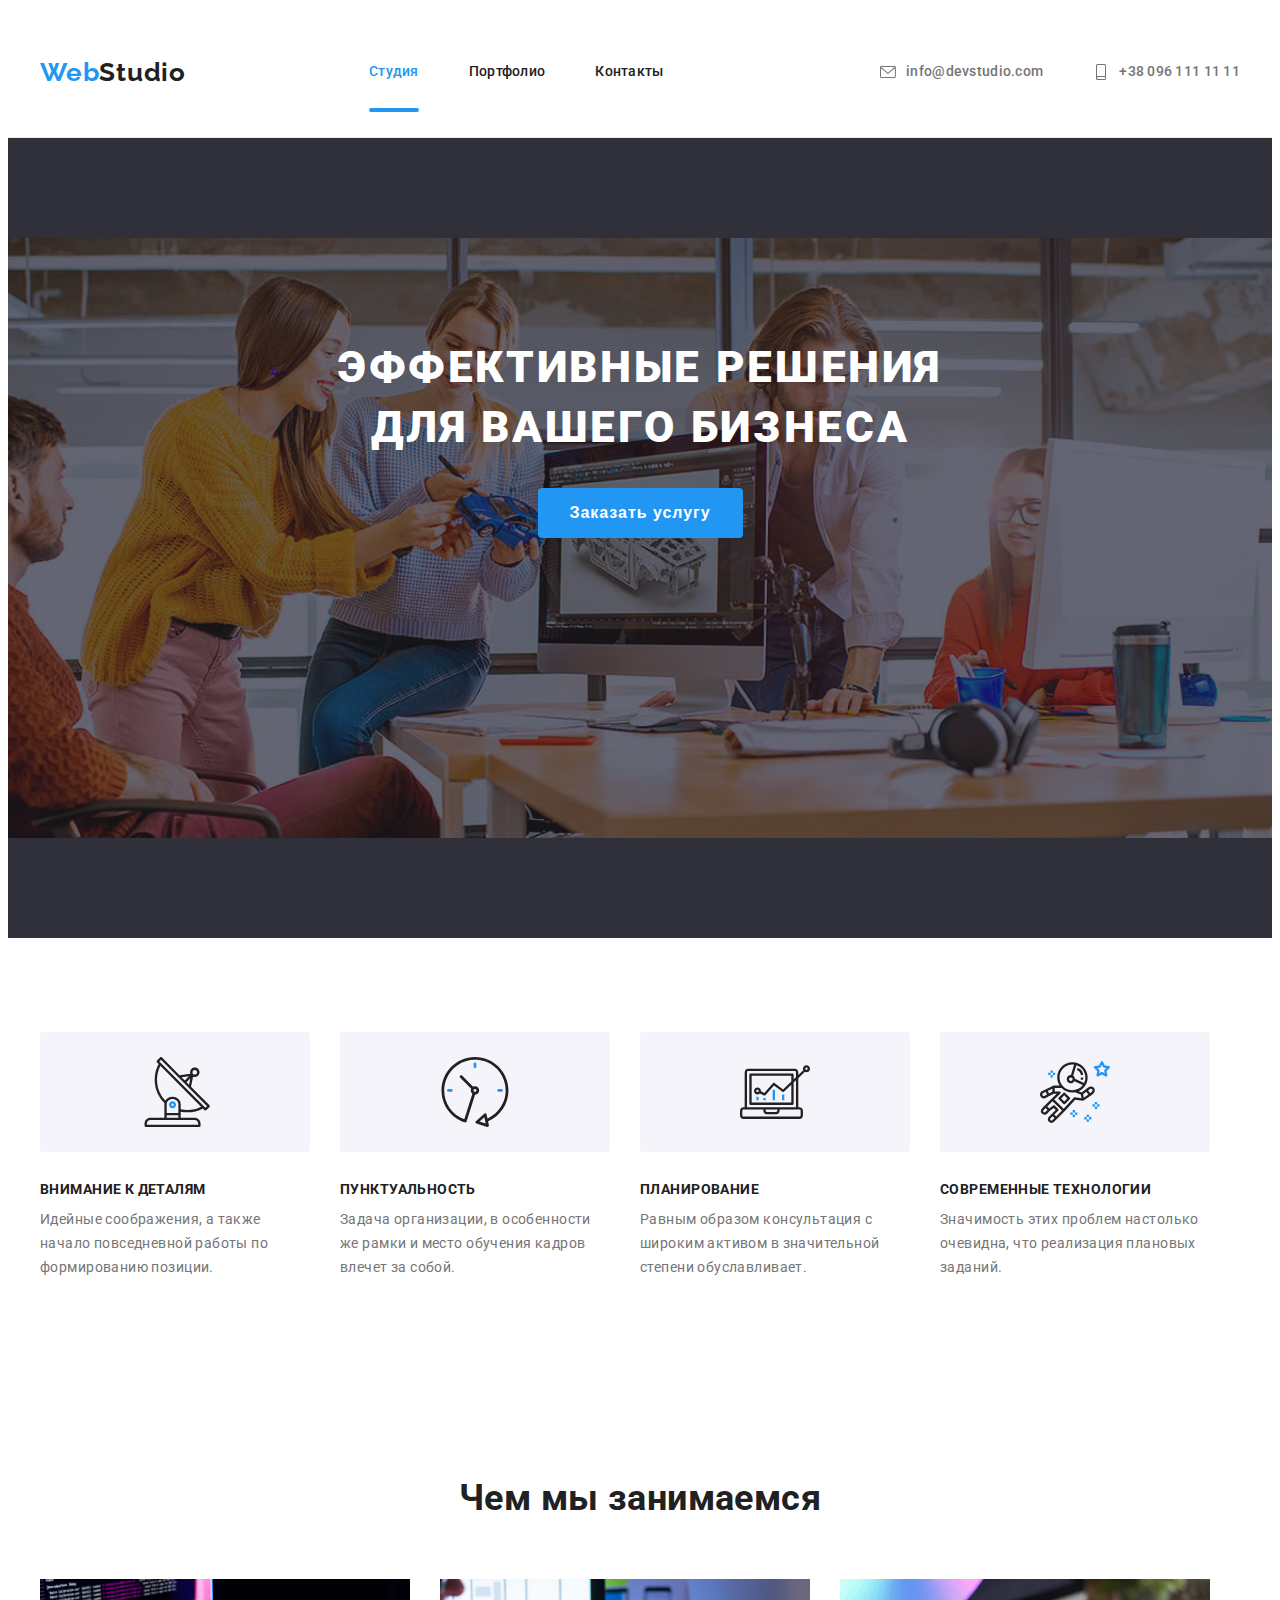
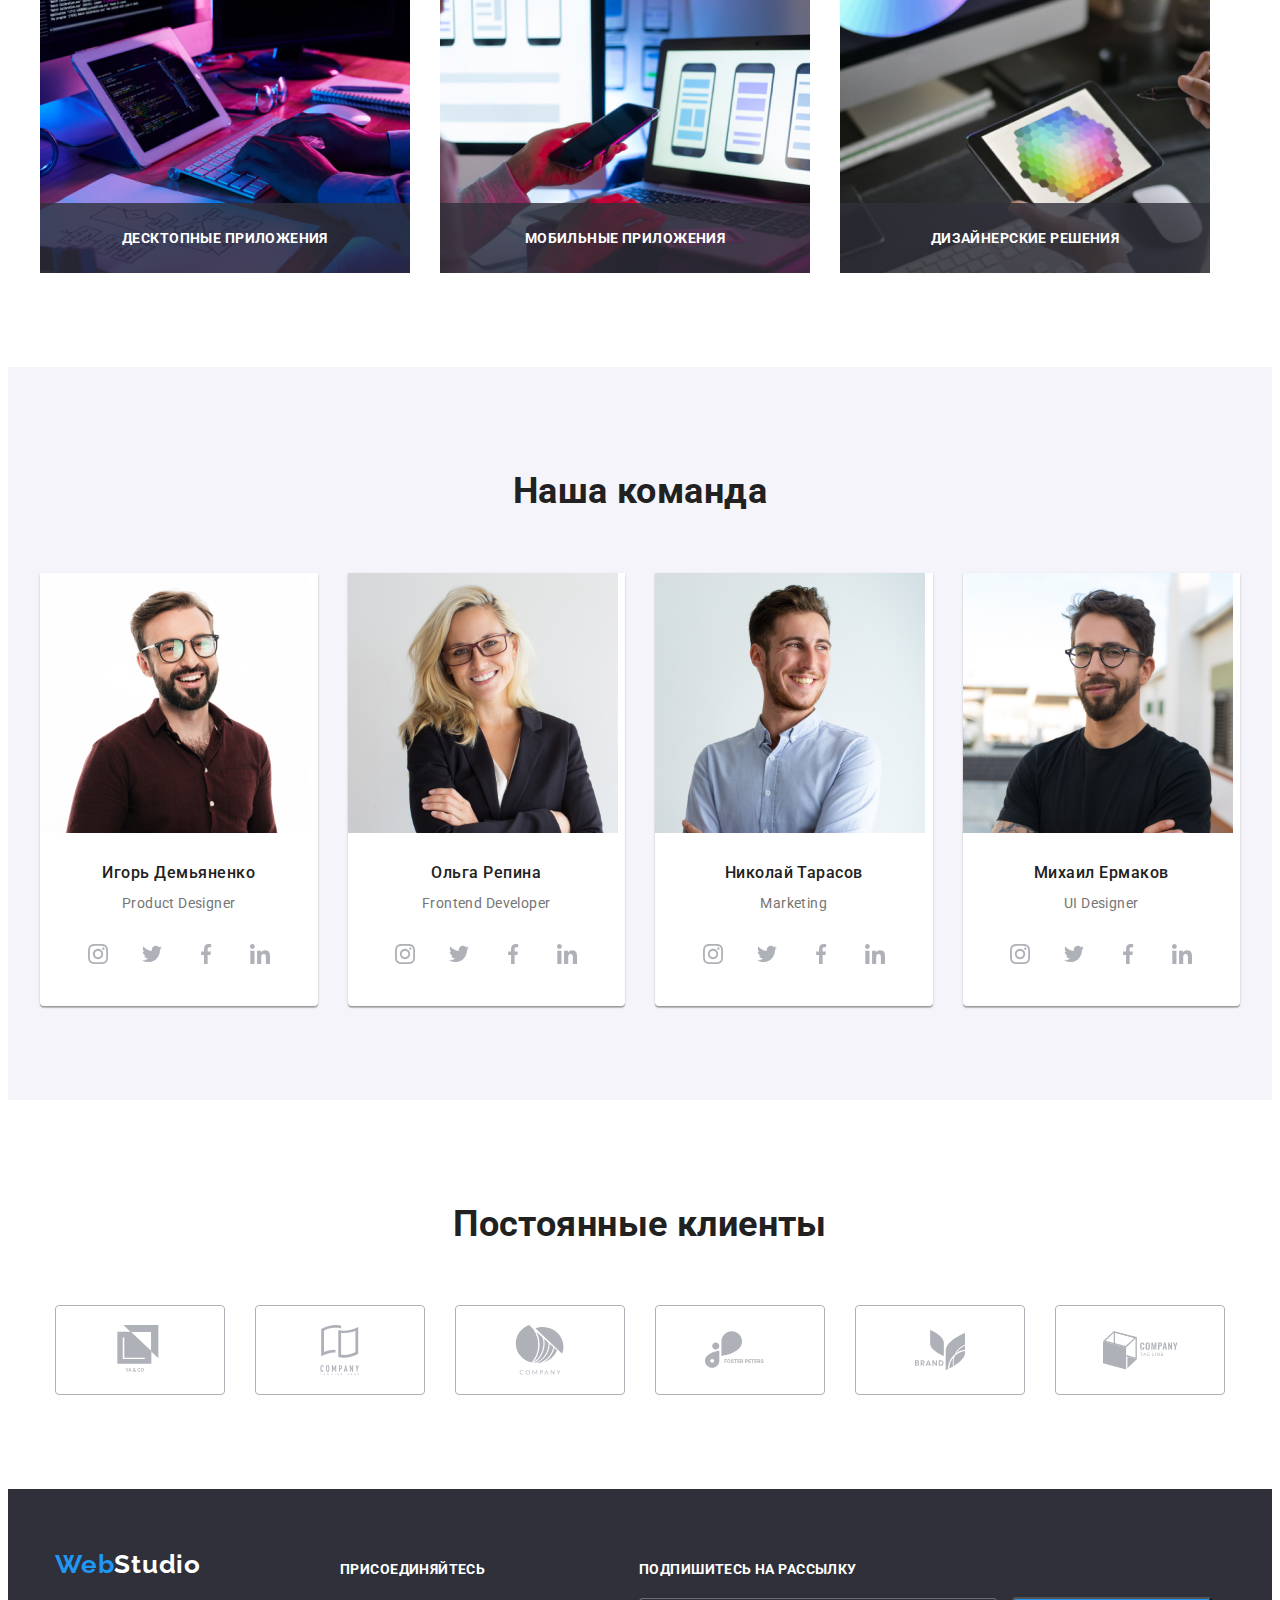
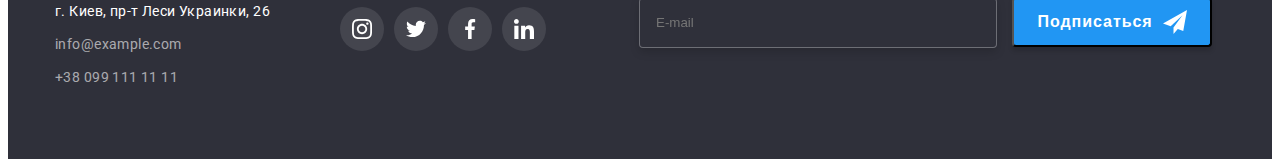
<file: index.html>
<!DOCTYPE html>
<html lang="ru">
<head>
    <meta charset="UTF-8">
    <meta name="viewport" content="width=device-width, initial-scale=1.0">
    <title lang="en">WebStudio</title>
    <link
    href="https://fonts.googleapis.com/css2?family=Raleway:wght@400;500;700&family=Roboto:wght@400;500;700;900&display=swap" 
    rel="stylesheet">
    <link rel="stylesheet" href="https://cdnjs.cloudflare.com/ajax/libs/modern-normalize/1.0.0/modern-normalize.min.css" integrity="sha512-ISS7cAi1PEhQ8jnbJpJZMd29NlhNj4AWYyLOSp2CE/CsHxTCu+r+t0D2yoJudVrd0/8fTVPUVDzY5Tvli75u/g==" crossorigin="anonymous" />
    <link rel="stylesheet" href="./css/main.min.css">
    
</head>
<body>
    <header class="header-page">
        <div class="container">
        <nav class="main-nav">
            <a href="./index.html" class="logo">
                <span lang="en" class="logo-title">Web</span>Studio
            </a>

            <button type="button" class="menu-btn" aria-expanded="false" data-menu-button>
                <svg width="40" height="40" aria-label="Переключатель мобильного меню">
                    <use class="icon-menu" href="./images/mobile-symbol.svg#icon-menu_40px"></use>
                    <use class="icon-cross" href="./images/mobile-symbol.svg#icon-close_40px"></use>             
                </svg>
            </button>
            
            <div class="menu-container" id="menu-container" data-menu>
        <ul class="site-nav list">
            <li class="item"> <a href="" class="link current">Студия</a></li>
            <li class="item"> <a href="./portfolio.html" class="link">Портфолио</a></li>
            <li class="item"> <a href="" class="link">Контакты</a></li>
        </ul>

        <ul class="contacts list">
            <li class="item"> <a href="mailto:info@devstudio.com" class="link">
                 <svg  class="contacts-icon">
                <use href="./images/sprite.svg#icon-letter"></use>
            </svg>info@devstudio.com</a> </li>

            <li class="item"> <a href="tel:+380961111111" class="link"> 
                <svg  class="contacts-icon">
                <use href="./images/sprite.svg#icon-smartphone"></use>
            </svg>
            +38 096 111 11 11</a> </li>
        </ul>
    </div>
        </nav>
    </div>
    </header>  

     <main>
   
        <section class="hero">
     <div class="container "> 
            <h1 class="hero-title ">Эффективные решения для вашего бизнеса</h1>
        <button data-modal-open class="hero-button ">Заказать услугу</button>
        <!-- <button type="button" class="hero-button">Заказать услугу </button> -->
        
        <div class="backdrop is-hidden" data-modal>
            <div class="modal">
                
        <button data-modal-close class="close-icon">
        
            <svg class="social-icon-x" >
                <use href="./images/close2.svg#icon-close"></use>
            </svg> 
      
        </button>

        <form class="form js-speaker-form">
            <h2 class="form-title">Оставьте свои данные, мы вам перезвоним</h2>
            
            <div class="form-field">
            <label for="name">Имя</label>
            <input  type="text" name="name" id="name" class="form-input">
            <svg class="form-name" >
                <use href="./images/symbol-form.svg#icon-person"></use>
            </svg>
            </div>

            <div class="form-field">         
            <label for="tel">Телефон</label>
            <input class="form-input" type="tel" name="tel" id="tel" >
            <svg class="form-name" >
                <use href="./images/symbol-form.svg#icon-phone"></use>
            </svg>
            </div>

            <div class="form-field">
            <label for="mail">Почта</label>
            <input class="form-input" type="email" name="mail" id="mail">
            <svg class="form-name" >
                <use href="./images/symbol-form.svg#icon-email"></use>
            </svg>
            </div>

            <div class="form-field">
            <label for="comment">Комментарий</label>
            <textarea class="comment" name="comment" id="comment" rows="8" placeholder="Введите текст"></textarea>
            </div>

            <div class="">
            
            <label class="label-check" for="policy">
                <input class="checkbox" type="checkbox" name="policy" id="policy" >
                <span class="icon-check"></span>
                Соглашаюсь с рассылкой и принимаю &nbsp <a href="" class="license-accept"> Условия договора</a> </label>
            </div>

            <button type="submit" class="hero-button ">Отправить</button>
        </form>
            </div>
        </div>
        </div>
        </section>
   

    
    <section class="why">
        <div class="container">
        <!-- <h2>   </h2> -->
        <ul class="advantage">
            <li class="advantage-title">
                <div class="why-icon">
                <svg width="70" height="70">
                    <use href="./images/sprite.svg#icon-antenna"></use>
                </svg> 
            </div>
                <h3 class="section-title">Внимание к деталям</h3>
                <p>Идейные соображения, а также начало повседневной работы по формированию позиции.</p>
            </li>
            <li class="advantage-title">
                    <div class="why-icon">
                    <svg width="70" height="70">
                    <use href="./images/sprite.svg#icon-clock" ></use>
                </svg> 
            </div>
                <h3 class="section-title">Пунктуальность</h3>
                <p>Задача организации, в особенности же рамки и место обучения кадров влечет за собой.</p>
            </li>
                <li class="advantage-title">
                    <div class="why-icon">
                        <svg width="70" height="70">
                        <use href="./images/sprite.svg#icon-diagram"></use>
                    </svg>
                </div>
                <h3 class="section-title">Планирование</h3>
                <p>Равным образом консультация с широким активом в значительной степени обуславливает.</p>
            </li>
            <li class="advantage-title">
                <div class="why-icon">
                    <svg width="70" height="70">
                    <use href="./images/sprite.svg#icon-astronaut"></use>
                </svg>
            </div>
                <h3 class="section-title">Современные технологии</h3>
                <p>Значимость этих проблем настолько очевидна, что реализация плановых заданий.</p>
            </li>
        </ul>
    </div>
    </section>
    

    
    <section class="than">
        <div class="container">
        <h2 class="section-presentation">Чем мы занимаемся</h2>
        
        <ul class="work">
            <li class="work-title">
                <div class="team-img" >
                    <img src="./images/img1.jpg" alt="стол с компюьтером" width="370">
                <div>
                    <p class="work-title-p">Десктопные приложения</p>
                </div>
            </div> 
            </li>

            <li class="work-title">
                <div class="team-img" >
                    <img src="./images/img2.jpg" alt="стол с компюьтером" width="370">
                <div>
                    <p class="work-title-p">Мобильные приложения</p>
                </div>
            </div> 
            </li>

            <li class="work-title">
                <div class="team-img" >
                    <img src="./images/img3.jpg" alt="стол с компюьтером" width="370">
                <div>
                    <p class="work-title-p">Дизайнерские решения</p>
                </div>
            </div> 
            </li>
          
        </ul>
        </div>
    </section>
      

    
    <section class="section-team">
        <div class="container">
        <h2 class="section-presentation"> Наша команда</h2>
        
        <ul class="team">
            <li class="team-title">
                <img   src="./images/igor.jpg" alt="Игорь Демьяненко" width="270">
                <h3 class="person-team">Игорь Демьяненко</h3>
                <p lang="en">Product Designer</p>
               
                <ul class="list socials">
                    <li class="link social-item">
                         <a class="team-social-link" href="http://instagram.com/" target="_blank">
                           <svg class="social-icon">
                              <use href="./images/sprite.svg#icon-instagram"></use>
                        </svg>
                    </a></li>

                    <li class="link social-item">
                        <a class="team-social-link" href="http://twitter.com/" target="_blank">
                       <svg class="social-icon">
                           <use href="./images/sprite.svg#icon-twitter"></use>
                       </svg>
                   </a></li>
                   <li class="link social-item">
                    <a class="team-social-link" href="http://facebook.com/" target="_blank">
                   <svg class="social-icon">
                       <use href="./images/sprite.svg#icon-facebook"></use>
                   </svg>
               </a></li>
               <li class="link social-item">
                <a class="team-social-link" href="http://linkedin.com/" target="_blank">
               <svg class="social-icon">
                   <use href="./images/sprite.svg#icon-linkedin"></use>
               </svg>
           </a></li>
                   </ul>
            </li>
            <li class="team-title">
                <img src="./images/olga.jpg" alt="Ольга Репина" width="270">
                <h3 class="person-team">Ольга Репина</h3>
                <p lang="en">Frontend Developer</p>
                <ul class="list socials">
                    <li class="link social-item">
                         <a class="team-social-link" href="http://instagram.com/" target="_blank">
                        <svg class="social-icon">
                            <use href="./images/sprite.svg#icon-instagram"></use>
                        </svg>
                    </a></li>
                    <li class="link social-item">
                        <a class="team-social-link" href="http://twitter.com/" target="_blank">
                       <svg class="social-icon">
                           <use href="./images/sprite.svg#icon-twitter"></use>
                       </svg>
                   </a></li>
                   <li class="link social-item">
                    <a class="team-social-link" href="http://facebook.com/" target="_blank">
                   <svg class="social-icon">
                       <use href="./images/sprite.svg#icon-facebook"></use>
                   </svg>
               </a></li>
               <li class="link social-item">
                <a class="team-social-link" href="http://linkedin.com/" target="_blank">
               <svg class="social-icon">
                   <use href="./images/sprite.svg#icon-linkedin"></use>
               </svg>
           </a></li>
                   </ul>
            </li>
            <li class="team-title">
                <img src="./images/nikola.jpg" alt="Николай Тарасов" width="270">
                <h3 class="person-team">Николай Тарасов</h3>
                <p>Marketing</p>
                <ul class="list socials">
                    <li class="link social-item">
                         <a class="team-social-link" href="http://instagram.com/" target="_blank">
                        <svg class="social-icon">
                            <use href="./images/sprite.svg#icon-instagram"></use>
                        </svg>
                    </a></li>
                    <li class="link social-item">
                        <a class="team-social-link" href="http://twitter.com/" target="_blank">
                       <svg class="social-icon">
                           <use href="./images/sprite.svg#icon-twitter"></use>
                       </svg>
                   </a></li>
                   <li class="link social-item">
                    <a class="team-social-link" href="http://facebook.com/" target="_blank">
                   <svg class="social-icon">
                       <use href="./images/sprite.svg#icon-facebook"></use>
                   </svg>
               </a></li>
               <li class="link social-item">
                <a class="team-social-link" href="http://linkedin.com/" target="_blank">
               <svg class="social-icon">
                   <use href="./images/sprite.svg#icon-linkedin"></use>
               </svg>
           </a></li>
                   </ul>
            </li>
            <li class="team-title">
                <img src="./images/mihail.jpg" alt="Михаил Ермаков" width="270">
                <h3 class="person-team">Михаил Ермаков</h3>
                <p lang="en">UI Designer</p>
                <ul class="socials list">
                    <li class="link social-item">
                         <a class="team-social-link" href="http://instagram.com/" target="_blank">
                        <svg class="social-icon">
                            <use href="./images/sprite.svg#icon-instagram"></use>
                        </svg>
                    </a></li>
                    <li class="link social-item">
                        <a class="team-social-link" href="http://twitter.com/" target="_blank">
                       <svg class="social-icon">
                           <use href="./images/sprite.svg#icon-twitter"></use>
                       </svg>
                   </a></li>
                   <li class="link social-item">
                    <a class="team-social-link" href="http://facebook.com/" target="_blank">
                   <svg class="social-icon">
                       <use href="./images/sprite.svg#icon-facebook"></use>
                   </svg>
               </a></li>
               <li class="link social-item">
                <a class="team-social-link" href="http://linkedin.com/" target="_blank">
               <svg class="social-icon">
                   <use href="./images/sprite.svg#icon-linkedin"></use>
               </svg>
           </a></li>
                   </ul>
            </li>
            
        </ul>
        </div> 
    </section>

    <section class="section-clients">
        <div class="container">
            <h2 class="section-presentation"> Постоянные клиенты</h2>
    <ul class="clients">
        <li class="clients-title">    
            <a  class="clients-icon" href="http://privat24.ua" target="_blank" rel="noopener noreferrer Nofollow">       
            <svg class="company" width="50" height="50">
               <use href="./images/sprite.svg#icon-logo1"></use>
            </svg>
        </a></li>
          <li class="clients-title">
              <a class="clients-icon" href="https://www.ukr.net" target="_blank" rel="noopener noreferrer Nofollow">
            <svg class="company" width="50" height="50">
                <use href="./images/sprite.svg#icon-logo2"></use>
            </svg>
        </a></li>
         <li class="clients-title">
               <a class="clients-icon" href="https://github.com" target="_blank" rel="noopener noreferrer Nofollow">
            <svg class="company"  width="50" height="50">
                <use href="./images/sprite.svg#icon-logo3"></use>
            </svg>
                </a></li>
          <li class="clients-title">
              <a class="clients-icon" href="https://rezka.ag" target="_blank" rel="noopener noreferrer Nofollow">
            <svg class="company" width="70" height="70">
                <use href="./images/sprite.svg#icon-logo4"></use>
            </svg>
        </a></li>
          <li class="clients-title">
              <a class="clients-icon" href="https://www.youtube.com" target="_blank" rel="noopener noreferrer Nofollow">
            <svg class="company" width="50" height="50">
                <use href="./images/sprite.svg#icon-logo5"></use>
            </svg>
        </a></li>
          <li class="clients-title">
              <a class="clients-icon" href="https://www.figma.com" target="_blank" rel="noopener noreferrer Nofollow">
            <svg class="company"  width="75" height="75">
                <use href="./images/sprite.svg#icon-logo6"></use>
            </svg>
       </a> </li>
    </ul>
</div> 
</section>
        </main>    

    <footer>
        <div class="wrapper">
            <div>
         <a href="./index.html" class="logo-footer">
             <span lang="en" class="logo-title">Web</span>Studio
         </a>
      
         <ul class="contacts-footer">
             <li class="contacts"> <a href="https://goo.gl/maps/4oX4Q9gGULkFXjCa9" target="_blank" rel="noopener noreferrer Nofollow" class="link-adress">г. Киев, пр-т Леси Украинки, 26</a> </li>
             <li class="contacts"> <a href="mailto:info@example.com" class="link-footer">info@example.com</a> </li>
             <li class="contacts"> <a href="tel:+380991111111" class="link-footer">+38 099 111 11 11</a> </li>
         </ul>
        </div>
         <div class="join-to">
            <p class="join">присоединяйтесь</p>
            <ul class="social-footer list">
                <li> <a class="footer-icons" href="http://instagram.com/" target="_blank" rel="noopener noreferrer Nofollow">
                 <svg class="social-icon">
                     <use href="./images/sprite.svg#icon-instagram"></use>
                 </svg>
                </a>
                </li>
                <li> <a class="footer-icons" href="http://twitter.com/" target="_blank" rel="noopener noreferrer Nofollow">
                 <svg class="social-icon">
                     <use href="./images/sprite.svg#icon-twitter"></use>
                 </svg>
                </a>
                </li>
                <li> <a class="footer-icons" href="http://facebook.com/" target="_blank" rel="noopener noreferrer Nofollow">
                 <svg class="social-icon">
                     <use href="./images/sprite.svg#icon-facebook"></use>
                 </svg>
                </a>
                </li>
                <li> <a class="footer-icons" href="http://linkedin.com/" target="_blank" rel="noopener noreferrer Nofollow">
                 <svg class="social-icon">
                     <use href="./images/sprite.svg#icon-linkedin"></use>
                 </svg>
                </a>
                </li>
            </ul>
        </div>
        <div class="subscribe">
            <p class="join">Подпишитесь на рассылку</p>
            
                <input class="subscribe-email" type="email" name="mail"  placeholder="E-mail">
                <button type="submit" class="subscribe-button ">Подписаться &nbsp <svg class="subscribe-name" width="24" height="24" >
                    <use href="./images/symbol-form.svg#icon-send"></use>
                </svg> 
          </button>
        </div>

   </div>

   
     </footer>
     <script src="./js/modal.js"></script>
</body>
</html>
</file>
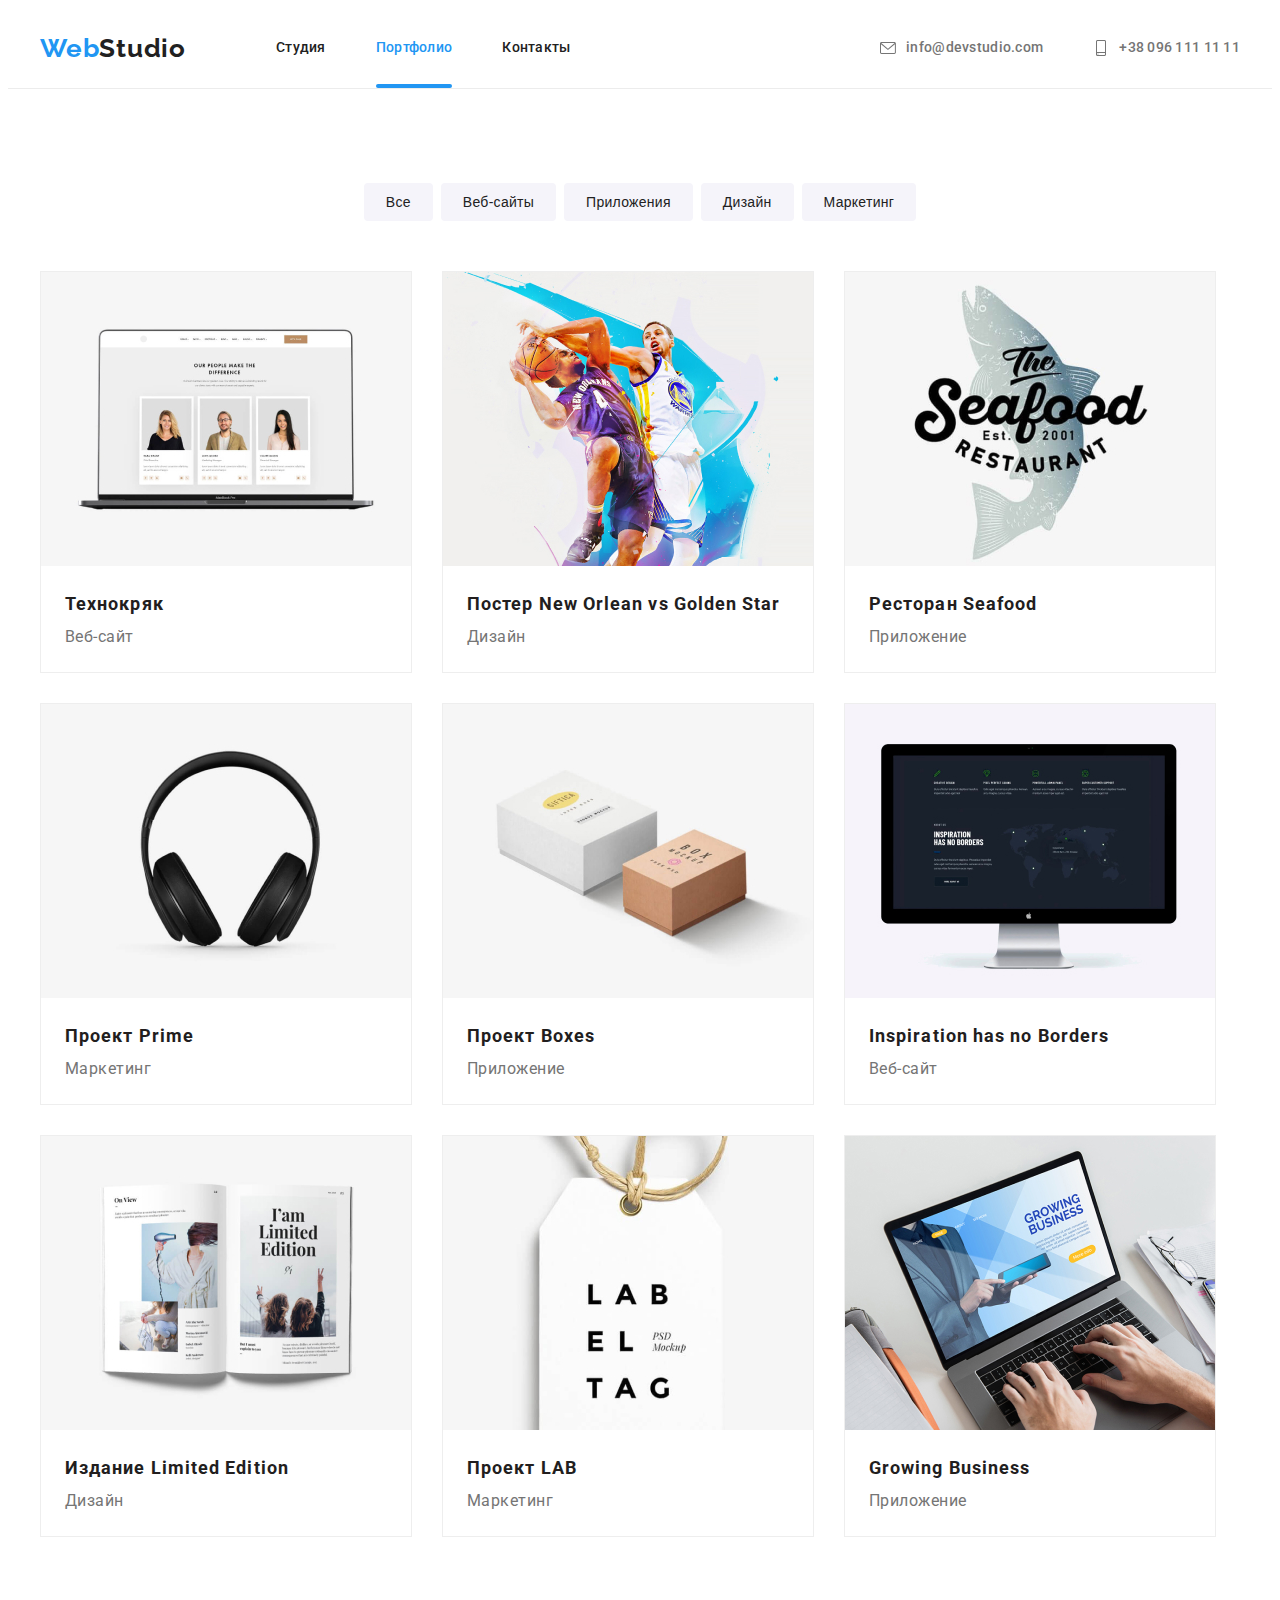
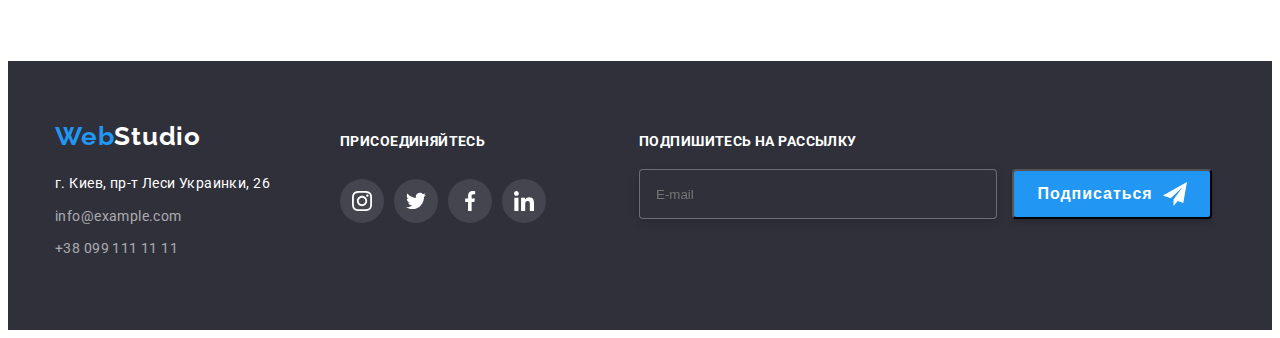
<file: portfolio.html>
<!DOCTYPE html>
<html lang="en">
<head>
    <meta charset="UTF-8">
    <meta name="viewport" content="width=device-width, initial-scale=1.0">
    <title>portfolio</title>
   <link
     href="https://fonts.googleapis.com/css2?family=Raleway:wght@400;500;700&family=Roboto:wght@400;500;700;900&display=swap" 
     rel="stylesheet">
     <link rel="stylesheet" href="https://cdnjs.cloudflare.com/ajax/libs/modern-normalize/1.0.0/modern-normalize.min.css" integrity="sha512-ISS7cAi1PEhQ8jnbJpJZMd29NlhNj4AWYyLOSp2CE/CsHxTCu+r+t0D2yoJudVrd0/8fTVPUVDzY5Tvli75u/g==" crossorigin="anonymous" />
   <link rel="stylesheet" href="./css/main.min.css">

</head>
<body>
    <header class="container">
        <nav class="main-nav">
            <a href="./index.html" class="logo">
                <span lang="en" class="logo-title">Web</span>Studio
            </a>

        <ul class="site-nav list">
            <li class="item"> <a href="./index.html" class="link">Студия</a></li>
            <li class="item"> <a href="" class="link current">Портфолио</a></li>
            <li class="item"> <a href="" class="link">Контакты</a></li>
        </ul>

        <ul class="contacts list">
            <li class="item"> <a href="mailto:info@devstudio.com" class="link">
                 <svg class="contacts-icon">
                <use href="./images/sprite.svg#icon-letter"></use>
            </svg>info@devstudio.com</a> </li>
            <li class="item"> <a href="tel:+380961111111" class="link"> 
                <svg class="contacts-icon">
                <use href="./images/sprite.svg#icon-smartphone"></use>
            </svg>
            +38 096 111 11 11</a> </li>
        </ul>
        </nav>
    </header>  
    <main>        
        <section class="section-portfolio">
         
            <ul class="menu-portfolio">
                <li class="menu-button"> <button type="button" class="button-portfolio">Все</button> </li>
                <li class="menu-button"> <button type="button" class="button-portfolio">Веб-сайты</button></li>
                <li class="menu-button"> <button type="button" class="button-portfolio">Приложения</button></li>
                <li class="menu-button"> <button type="button" class="button-portfolio">Дизайн</button></li>
                <li class="menu-button"> <button type="button" class="button-portfolio">Маркетинг</button></li>
            </ul>
        

<div class="container">
              
        <ul class="portfolio-container">
         
            <li class="portfolio-element"> 
               <div class="portfolio-img" >
                <a class="section-portfolio" href=""><img  src="./images/tehno.jpg" alt="Технокряк" >
                <div class="portfolio-text">Технокряк это современная площадка распространения коронавируса. Компании используют эту платформу для цифрового шпионажа и атак на защищённые сервера конкурентов.</div>
                </div>    
                <div class="portfolio-name">
                <h3 class="portfolio-title">Технокряк</h3>
                
                <p class="portfolio-work">Веб-сайт</p></a>   
                </div>     
              
            </li>           
            
            <li class="portfolio-element">
                <div class="portfolio-img" >
                 <a class="section-portfolio" href=""><img src="./images/poster.jpg" alt="Постер New Orlean vs Golden Star" width="100%">
                    <div class="portfolio-text">Технокряк это современная площадка распространения коронавируса. Компании используют эту платформу для цифрового шпионажа и атак на защищённые сервера конкурентов.</div>
                </div>
                    <div class="portfolio-name">
                    <h3 class="portfolio-title">Постер New Orlean vs Golden Star</h3>
                    <p class="portfolio-work">Дизайн</p></a>
                </div>
            </li>
        
            <li class="portfolio-element">
                <div class="portfolio-img" >
                <a class="section-portfolio" href=""><img src="./images/seafood.jpg" alt="Ресторан Seafood" width="100%">
                    <div class="portfolio-text">Технокряк это современная площадка распространения коронавируса. Компании используют эту платформу для цифрового шпионажа и атак на защищённые сервера конкурентов.</div>
                </div>
                    <div class="portfolio-name">
                    <h3 class="portfolio-title">Ресторан Seafood</h3>
                    <p class="portfolio-work">Приложение</p></a>
                </div>
            </li>
        
            <li class="portfolio-element">
                <div class="portfolio-img" >
               <a class="section-portfolio" href=""> <img src="./images/prime.jpg" alt="Проект Prime" width="100%">
                <div class="portfolio-text">Технокряк это современная площадка распространения коронавируса. Компании используют эту платформу для цифрового шпионажа и атак на защищённые сервера конкурентов.</div>
                </div>
                <div class="portfolio-name">
                <h3 class="portfolio-title">Проект Prime</h3>
                <p class="portfolio-work">Маркетинг</p></a>
            </div>
            </li>
        
            <li class="portfolio-element">
                <div class="portfolio-img" >
                <a class="section-portfolio" href=""><img src="./images/boxes.jpg" alt="Проект Boxes" width="100%">
                    <div class="portfolio-text">Технокряк это современная площадка распространения коронавируса. Компании используют эту платформу для цифрового шпионажа и атак на защищённые сервера конкурентов.</div>
                </div>
                    <div class="portfolio-name">
                    <h3 class="portfolio-title">Проект Boxes</h3>
                    <p class="portfolio-work">Приложение</p></a>
        </div>
            </li>
        
            <li class="portfolio-element">
                <div class="portfolio-img" >
                <a class="section-portfolio"href=""><img src="./images/inspiration.jpg" alt="Inspiration has no Borders" width="100%">
                    <div class="portfolio-text">Технокряк это современная площадка распространения коронавируса. Компании используют эту платформу для цифрового шпионажа и атак на защищённые сервера конкурентов.</div>
                </div>
                    <div class="portfolio-name">
                    <h3 class="portfolio-title">Inspiration has no Borders</h3>
                    <p class="portfolio-work">Веб-сайт</p></a>
                </div>
            </li>
      
            <li class="portfolio-element">
                <div class="portfolio-img" >
                <a class="section-portfolio" href=""><img src="./images/edition.jpg" alt="Издание Limited Edition" width="100%">
                    <div class="portfolio-text">Технокряк это современная площадка распространения коронавируса. Компании используют эту платформу для цифрового шпионажа и атак на защищённые сервера конкурентов.</div>
                </div>
                    <div class="portfolio-name">
                    <h3 class="portfolio-title">Издание Limited Edition</h3>
                    <p class="portfolio-work">Дизайн</p></a>
                </div>
            </li>
       
            <li class="portfolio-element">
                <div class="portfolio-img" >
                <a class="section-portfolio" href=""><img src="./images/lab.jpg" alt="Проект LAB" width="100%">
                    <div class="portfolio-text">Технокряк это современная площадка распространения коронавируса. Компании используют эту платформу для цифрового шпионажа и атак на защищённые сервера конкурентов.</div>
                </div>
                    <div class="portfolio-name">
                    <h3 class="portfolio-title">Проект LAB</h3>
                    <p class="portfolio-work">Маркетинг</p></a>
                </div>
            </li>
        
            <li class="portfolio-element">
                <div class="portfolio-img" >
                <a class="section-portfolio" href=""><img src="./images/growing.jpg" alt="Growing Business" width="100%">
                    <div class="portfolio-text">Технокряк это современная площадка распространения коронавируса. Компании используют эту платформу для цифрового шпионажа и атак на защищённые сервера конкурентов.</div>
                </div>
                    <div class="portfolio-name">
                    <h3 class="portfolio-title">Growing Business</h3>
                    <p class="portfolio-work">Приложение</p></a>
                </div>
            </li>
     
        </ul>
    </div>
    </section>

    </main>    

       <footer>
        <div class="wrapper">
            <div>
         <a href="./index.html" class="logo-footer">
             <span lang="en" class="logo-title">Web</span>Studio
         </a>
      
         <ul class="contacts-footer">
             <li class="contacts"> <a href="https://goo.gl/maps/4oX4Q9gGULkFXjCa9" target="_blank" rel="noopener noreferrer Nofollow" class="link-adress">г. Киев, пр-т Леси Украинки, 26</a> </li>
             <li class="contacts"> <a href="mailto:info@example.com" class="link-footer">info@example.com</a> </li>
             <li class="contacts"> <a href="tel:+380991111111" class="link-footer">+38 099 111 11 11</a> </li>
         </ul>
        </div>
         <div class="join-to">
            <p class="join">присоединяйтесь</p>
            <ul class="social-footer list">
                <li> <a class="footer-icons" href="http://instagram.com/" target="_blank" rel="noopener noreferrer Nofollow">
                 <svg class="social-icon">
                     <use href="./images/sprite.svg#icon-instagram"></use>
                 </svg>
                </a>
                </li>
                <li> <a class="footer-icons" href="http://twitter.com/" target="_blank" rel="noopener noreferrer Nofollow">
                 <svg class="social-icon">
                     <use href="./images/sprite.svg#icon-twitter"></use>
                 </svg>
                </a>
                </li>
                <li> <a class="footer-icons" href="http://facebook.com/" target="_blank" rel="noopener noreferrer Nofollow">
                 <svg class="social-icon">
                     <use href="./images/sprite.svg#icon-facebook"></use>
                 </svg>
                </a>
                </li>
                <li> <a class="footer-icons" href="http://linkedin.com/" target="_blank" rel="noopener noreferrer Nofollow">
                 <svg class="social-icon">
                     <use href="./images/sprite.svg#icon-linkedin"></use>
                 </svg>
                </a>
                </li>
            </ul>
        </div>
        <div class="subscribe">
            <p class="join">Подпишитесь на рассылку</p>
                            <input class="subscribe-email" type="email" name="mail"  placeholder="E-mail">
                <button type="submit" class="subscribe-button ">Подписаться &nbsp <svg class="subscribe-name" width="24" height="24" >
                    <use href="./images/symbol-form.svg#icon-send"></use>
                </svg> 
          </button>
        </div>

   </div>
     </footer>
</body>
</html>
</file>
<file: css/main.min.css>
body{background-color:#fff;color:#757575;font-family:Roboto, sans-serif;font-style:normal;font-weight:normal;font-size:14px;line-height:1.71;letter-spacing:0.03em}main{border-top:1px solid #ECECEC}a{text-decoration:none}ul{list-style:none;margin-top:0px;margin-bottom:0px;padding-left:0px}footer{background-color:#2F303A;display:-webkit-box;display:-ms-flexbox;display:flex;padding-top:60px;padding-bottom:60px}h1,h2,h3{margin:0}h1{width:696px;text-align:center}img{display:block}.list{padding:0px;margin:0px;list-style:none}p{margin-top:0px;margin-bottom:0px}.header-page{position:relative;padding-top:16px;padding-bottom:16px}@media screen and (min-width: 768px){.header-page{padding-top:21px;padding-bottom:21px}}@media screen and (min-width: 1200px){.header-page{padding-top:24px;padding-bottom:25px}}.container{margin-left:auto;margin-right:auto;padding-left:15px;padding-right:15px}@media screen and (min-width: 480px){.container{width:480px}}@media screen and (min-width: 768px){.container{width:768px}}@media screen and (min-width: 1200px){.container{width:1200px}}.main-nav{display:-webkit-box;display:-ms-flexbox;display:flex;-webkit-box-align:center;-ms-flex-align:center;align-items:center}.site-nav{display:-webkit-box;display:-ms-flexbox;display:flex;margin-left:90px}.site-nav .item+.item{margin-left:50px}.site-nav .link{display:block;padding-top:32px;padding-bottom:32px;color:#212121;font-style:normal;font-weight:500;font-size:14px;line-height:1.14;letter-spacing:0.02em}.site-nav .link:hover,.site-nav .link:focus{color:#2196f3}.site-nav .link.current{color:#2196f3}.link:hover,.link:focus{fill:#2196f3}.item .current::after{content:"";position:absolute;display:block;margin-top:28px;width:100%;height:4px;border-radius:2px;background-color:#2196f3}.item .link{display:block;-webkit-box-align:center;-ms-flex-align:center;align-items:center;-webkit-box-pack:center;-ms-flex-pack:center;justify-content:center}.item .current{position:relative}.header-page{position:relative;padding-top:16px;padding-bottom:16px}@media screen and (min-width: 768px){.header-page{padding-top:21px;padding-bottom:21px}}@media screen and (min-width: 1200px){.header-page{padding-top:24px;padding-bottom:25px}}.logo{color:#212121;font-family:Raleway, sans-serif;font-style:normal;font-weight:bold;font-size:26px;line-height:1.19;letter-spacing:0.03em}.logo-title{color:#2196f3}.contacts{display:-webkit-box;display:-ms-flexbox;display:flex;margin-left:auto;-webkit-transition-property:background-color;transition-property:background-color;-webkit-transition-duration:2500ms;transition-duration:2500ms;-webkit-transition-timing-function:cubic-bezier(0.4, 0, 0.2, 1);transition-timing-function:cubic-bezier(0.4, 0, 0.2, 1)}.contacts .link{display:-webkit-box;display:-ms-flexbox;display:flex;color:#757575;font-style:normal;font-weight:500;font-size:14px;line-height:1.14;letter-spacing:0.02em}.contacts .link-footer{display:block;font-style:normal;font-weight:normal;padding-top:9px;font-size:14px;line-height:1.71;letter-spacing:0.03em;color:rgba(255,255,255,0.6)}.contacts .link-adress{display:block;color:#fff;font-style:normal;font-weight:normal;font-size:14px;line-height:1.71;letter-spacing:0.03em}.contacts .item+.item{margin-left:50px}.contacts .link-adress:hover,.contacts .link-adress:focus,.contacts .link-footer:hover,.contacts .link-footer:focus,.contacts .link:hover,.contacts .link:focus{color:#2196f3}.contacts .link .contacts-icon:hover,.contacts .link .contacts-icon:focus{color:#2196f3}.contacts-icon{width:16px;height:16px;margin-right:10px;fill:currentColor}.menu-container{width:100%;background-color:#fff}@media screen and (min-width: 768px){.menu-container{margin-left:88px;display:-webkit-box;display:-ms-flexbox;display:flex;-webkit-box-align:center;-ms-flex-align:center;align-items:center}}@media screen and (min-width: 1200px){.menu-container{margin-left:93px}}@media screen and (max-width: 767px){.menu-container{display:none;position:absolute;top:100%;left:0;z-index:8;padding-top:60px;padding-bottom:60px;text-align:center;border-top:1px solid #ECECEC}.menu-container.is-open{display:block}}.menu-btn{display:-webkit-inline-box;display:-ms-inline-flexbox;display:inline-flex;margin:0;padding:0;border:none;background-color:transparent}.menu-btn:hover,.menu-btn:focus{color:#2196f3}.menu-btn .icon-cross{display:none;fill:currentColor}.menu-btn.is-open .icon-cross{display:block}.menu-btn .icon-menu{fill:currentColor}.menu-btn.is-open .icon-menu{display:none}@media screen and (min-width: 768px){.menu-btn{display:none}}.hero{background-color:#2F303A;text-align:center;padding-top:200px;height:600px;background-image:-webkit-gradient(linear, left top, right top, from(rgba(47,48,58,0.4)), to(rgba(47,48,58,0.4))),url(../images/hero.jpg);background-image:linear-gradient(to right, rgba(47,48,58,0.4), rgba(47,48,58,0.4)),url(../images/hero.jpg);background-repeat:no-repeat;background-position:center}.hero-title{font-family:Roboto;font-style:normal;font-weight:900;font-size:44px;line-height:1.36;margin:auto;text-align:center;letter-spacing:0.06em;text-transform:uppercase;color:#fff}.hero-title.centred{text-align:center}.backdrop{position:fixed;top:0;left:0;width:100%;height:100%;background-color:rgba(0,0,0,0.2);z-index:3}.backdrop.is-hidden{opacity:0;pointer-events:none}.modal{position:absolute;top:50%;left:50%;-webkit-transform:translate(-50%, -50%);transform:translate(-50%, -50%);z-index:9.99;width:528px;height:581px;background:#fff;-webkit-box-shadow:0px 1px 3px rgba(0,0,0,0.12),0px 1px 1px rgba(0,0,0,0.14),0px 2px 1px rgba(0,0,0,0.2);box-shadow:0px 1px 3px rgba(0,0,0,0.12),0px 1px 1px rgba(0,0,0,0.14),0px 2px 1px rgba(0,0,0,0.2);border-radius:4px;padding-top:40px}.close-icon{display:-webkit-box;display:-ms-flexbox;display:flex;position:absolute;top:8px;right:8px;width:30px;height:30px;background-color:#fff;border:1px solid rgba(0,0,0,0.1);border-radius:50%;cursor:pointer;padding:0;-webkit-box-align:center;-ms-flex-align:center;align-items:center;-webkit-box-pack:center;-ms-flex-pack:center;justify-content:center}.close-icon:hover .social-icon-x,.close-icon:focus .social-icon-x{fill:#2196f3}.form-title{font-style:normal;font-weight:bold;font-size:20px;line-height:23px;text-align:center;letter-spacing:0.03em;color:#212121;margin-bottom:12px}.form-field{display:-webkit-box;display:-ms-flexbox;display:flex;-webkit-box-orient:vertical;-webkit-box-direction:normal;-ms-flex-direction:column;flex-direction:column;margin-left:41px;margin-right:39px;margin-bottom:10px}.form-field label{display:-webkit-box;display:-ms-flexbox;display:flex;font-size:12px;line-height:14px;letter-spacing:0.01em;margin-bottom:4px}.form-field input{display:-webkit-box;display:-ms-flexbox;display:flex;font-size:12px;line-height:14px;letter-spacing:0.01em;margin-bottom:4px;height:40px;border:1px solid rgba(33,33,33,0.2);-webkit-box-sizing:border-box;box-sizing:border-box;border-radius:4px}.form-field input:hover,.form-field input:focus{border:1px solid #2196f3}.form-field:hover .form-name{fill:#2196f3}.comment{height:96px;padding:12px 16px;font-weight:normal;font-size:14px;line-height:16px;letter-spacing:0.01em;resize:none;outline:none;border:1px solid rgba(33,33,33,0.2);-webkit-box-sizing:border-box;box-sizing:border-box;border-radius:4px}.comment:hover,.comment:focus{border:1px solid #2196f3}.social-icon-x{background:#fff;width:18px;height:18px}.checkbox{position:absolute;width:1px;height:1px;margin:-1px;padding:0;overflow:hidden;border:0;clip:rect(0 0 0 0)}.checkbox:checked+.icon-check{border-color:transparent;background:#2196f3;background-image:url("../images/check.svg");background-size:contain;background-origin:border-box}.label-check{display:-webkit-box;display:-ms-flexbox;display:flex;margin-top:20px;-webkit-box-align:center;-ms-flex-align:center;align-items:center;-webkit-box-pack:center;-ms-flex-pack:center;justify-content:center}.icon-check{display:inline-block;width:15px;height:15px;border-radius:2px;margin-right:9px;border:2px solid #212121}.license-accept{font-style:normal;font-weight:normal;font-size:14px;line-height:1.71;letter-spacing:0.03em;text-decoration:underline;color:#2196f3}.form-name{width:18px;height:18px;position:absolute;-webkit-transform:translate(30%, 160%);transform:translate(30%, 160%)}.form-input{border:1px solid rgba(33,33,33,0.2);padding-left:35px;outline:none}.form-input:focus{border:1px solid #2196f3}.form-input:focus+.form-name{fill:#2196f3}.why{padding-top:60px;padding-bottom:60px}@media screen and (min-width: 1200px){.why{padding-top:94px;padding-bottom:94px}}.why-we{width:270px;height:120px;display:-webkit-box;display:-ms-flexbox;display:flex;border-radius:4px;background:#fff;-webkit-box-align:center;-ms-flex-align:center;align-items:center;-webkit-box-pack:center;-ms-flex-pack:center;justify-content:center}.why-icon{height:120px;background:#f5f4fa;border-radius:4px;display:-webkit-box;display:-ms-flexbox;display:flex;-webkit-box-align:center;-ms-flex-align:center;align-items:center;-webkit-box-pack:center;-ms-flex-pack:center;justify-content:center}.section-title{color:#212121;font-style:normal;font-weight:bold;font-size:14px;line-height:1.14;letter-spacing:0.03em;text-transform:uppercase;margin-top:30px;margin-bottom:10px}@media screen and (max-width: 767px){.section-title{text-align:center}}@media screen and (min-width: 768px) and (max-width: 1199px){.advantage{display:-webkit-box;display:-ms-flexbox;display:flex;-ms-flex-wrap:wrap;flex-wrap:wrap;margin:-15px}}@media screen and (min-width: 1200px){.advantage{display:-webkit-box;display:-ms-flexbox;display:flex}}@media screen and (min-width: 768px) and (max-width: 1199px){.advantage .advantage-title{margin:15px;width:calc((100% - 60px) / 2)}}@media screen and (max-width: 767px){.advantage .advantage-title:not(:last-child){margin-bottom:30px}}@media screen and (min-width: 1200px){.advantage .advantage-title{width:270px}}@media screen and (min-width: 1200px){.advantage .advantage-title:not(:last-child){margin-right:30px}}.hero-button{display:inline-block;border-radius:4px;border:1px transparent;padding:10px 32px 10px 32px;min-width:200px;color:#fff;background-color:#2196f3;font-style:normal;font-weight:bold;-webkit-box-sizing:border-box;box-sizing:border-box;font-size:16px;line-height:1.87;text-align:center;letter-spacing:0.06em;margin-top:30px;margin-bottom:200px}.than{padding-top:94px;padding-bottom:94px}@media screen and (max-width: 1199px){.than{display:none}}.work{display:-webkit-box;display:-ms-flexbox;display:flex}.section-presentation{color:#212121;margin-top:0;margin-bottom:30px;font-weight:700;font-size:28px;text-align:center}@media screen and (min-width: 1200px){.section-presentation{margin-bottom:50px;font-size:36px}}.work-title{margin-right:30px;padding-left:0px;display:block}.work-title-p{font-weight:700;font-size:14px;line-height:1.142;text-align:center;letter-spacing:0.03em;text-transform:uppercase;color:#fff;position:absolute;left:0;bottom:0;width:100%;padding-top:27px;padding-bottom:27px;background-color:rgba(47,48,58,0.8)}.team{background-color:#f5f4fa}@media screen and (min-width: 768px) and (max-width: 1199px){.team{display:-webkit-box;display:-ms-flexbox;display:flex;-ms-flex-wrap:wrap;flex-wrap:wrap;margin:-15px}}@media screen and (min-width: 1200px){.team{display:-webkit-box;display:-ms-flexbox;display:flex;-webkit-box-pack:justify;-ms-flex-pack:justify;justify-content:space-between}}@media screen and (min-width: 768px) and (max-width: 1199px){.team .item{margin:15px;width:calc((100% - 60px) / 2)}}.person-team{font-family:Roboto;font-style:normal;font-weight:500;font-size:16px;line-height:19px;text-align:center;letter-spacing:0.03em;color:#212121;padding-top:30px;padding-bottom:10px}.section-team{background-color:#f5f4fa;padding-top:60px;padding-bottom:60px}@media screen and (min-width: 1200px){.section-team{padding-top:94px;padding-bottom:94px}}.social-link:focus{-webkit-box-shadow:0px 1px 1px rgba(0,0,0,0.12),0px 4px 4px rgba(0,0,0,0.06),1px 4px 6px rgba(0,0,0,0.16);box-shadow:0px 1px 1px rgba(0,0,0,0.12),0px 4px 4px rgba(0,0,0,0.06),1px 4px 6px rgba(0,0,0,0.16)}.team-img{position:relative}.team-title{width:370px;margin-right:30px;text-align:center;background:#fff;-webkit-box-shadow:0px 1px 3px rgba(0,0,0,0.12),0px 1px 1px rgba(0,0,0,0.14),0px 2px 1px rgba(0,0,0,0.2);box-shadow:0px 1px 3px rgba(0,0,0,0.12),0px 1px 1px rgba(0,0,0,0.14),0px 2px 1px rgba(0,0,0,0.2);border-radius:0px 0px 4px 4px;padding-bottom:30px}.team-title:last-child{margin-right:0px}.socials{display:-webkit-inline-box;display:-ms-inline-flexbox;display:inline-flex;-webkit-box-pack:center;-ms-flex-pack:center;justify-content:center;margin-top:16px}.socials li:not(:last-child){margin-right:10px}.team-social-link{width:44px;height:44px;display:-webkit-inline-box;display:-ms-inline-flexbox;display:inline-flex;border-radius:50%;background-color:#fff;color:#AFB1B8;-webkit-transition-property:background-color;transition-property:background-color;-webkit-transition-duration:250ms;transition-duration:250ms;-webkit-transition-timing-function:cubic-bezier(0.4, 0, 0.2, 1);transition-timing-function:cubic-bezier(0.4, 0, 0.2, 1)}.team-social-link:hover .social-icon,.team-social-link:focus .social-icon{fill:#fff}.team-social-link:hover,.team-social-link:focus{background-color:#2196f3}.cocial-item:not(:last-child){margin-right:10px}.social-icon{width:20px;height:20px;margin:auto;fill:currentColor;-webkit-transition-property:fill;transition-property:fill;-webkit-transition-duration:250ms;transition-duration:250ms;-webkit-transition-timing-function:cubic-bezier(0.4, 0, 0.2, 1);transition-timing-function:cubic-bezier(0.4, 0, 0.2, 1)}.section-clients{padding-top:60px;padding-bottom:60px}@media screen and (min-width: 1200px){.section-clients{padding-top:94px;padding-bottom:94px}}.clients{display:-webkit-box;display:-ms-flexbox;display:flex;-ms-flex-wrap:wrap;flex-wrap:wrap;margin:-15px}@media screen and (min-width: 1200px){.clients{display:-webkit-box;display:-ms-flexbox;display:flex;-webkit-box-pack:center;-ms-flex-pack:center;justify-content:center;margin:0}}@media screen and (max-width: 767px){.clients .clients-title{margin:15px;width:calc((100% - 60px) / 2);min-height:90px}}@media screen and (min-width: 768px) and (max-width: 1199px){.clients .clients-title{width:calc((100% - 90px) / 3);margin:15px;min-height:90px}}@media screen and (min-width: 1200px){.clients .clients-title{display:-webkit-box;display:-ms-flexbox;display:flex;-webkit-box-pack:center;-ms-flex-pack:center;justify-content:center;margin:0}}@media screen and (min-width: 1200px){.clients .clients-title:not(:last-child){margin-right:30px}}.clients-icon{width:170px;height:90px;border:1px solid #AFB1B8;-webkit-box-sizing:border-box;box-sizing:border-box;display:-webkit-box;display:-ms-flexbox;display:flex;border-radius:4px;background:#fff;-webkit-box-align:center;-ms-flex-align:center;align-items:center;-webkit-box-pack:center;-ms-flex-pack:center;justify-content:center;-webkit-transition-property:border-color;transition-property:border-color;-webkit-transition-duration:250ms;transition-duration:250ms;-webkit-transition-timing-function:cubic-bezier(0.4, 0, 0.2, 1);transition-timing-function:cubic-bezier(0.4, 0, 0.2, 1)}.clients-icon:hover,.clients-icon:focus{border-color:#2196f3}.clients-icon:hover .company,.clients-icon:focus .company{fill:#2196f3}.company{fill:#AFB1B8;-webkit-transition-property:fill;transition-property:fill;-webkit-transition-duration:250ms;transition-duration:250ms;-webkit-transition-timing-function:cubic-bezier(0.4, 0, 0.2, 1);transition-timing-function:cubic-bezier(0.4, 0, 0.2, 1)}.portfolio-work{font-style:normal;font-weight:normal;font-size:16px;line-height:1.87;letter-spacing:0.03em}.portfolio-title{color:#221e1e;font-style:normal;font-weight:bold;font-size:18px;line-height:2;letter-spacing:0.06em}.portfolio-container{display:-webkit-box;display:-ms-flexbox;display:flex;-ms-flex-wrap:wrap;flex-wrap:wrap;padding:0px;margin-bottom:94px}.portfolio-name{padding:20px 24px}.portfolio-element{width:370px;margin-right:30px;margin-bottom:30px;border:1px solid #EEEEEE}.portfolio-element:nth-child(3n){margin-right:0}.portfolio-element:hover,.portfolio-element:focus{-webkit-box-shadow:0px 1px 1px rgba(0,0,0,0.12),0px 4px 4px rgba(0,0,0,0.06),1px 4px 6px rgba(0,0,0,0.16);box-shadow:0px 1px 1px rgba(0,0,0,0.12),0px 4px 4px rgba(0,0,0,0.06),1px 4px 6px rgba(0,0,0,0.16)}.portfolio-element:hover .portfolio-text,.portfolio-element:focus .portfolio-text{-webkit-transform:translateX(0);transform:translateX(0)}.portfolio-img{width:100%;position:relative;overflow:hidden}.portfolio-text{display:inline-block;content:"";position:absolute;top:0;left:0;width:100%;height:100%;background-color:#2196f3;opacity:1;-webkit-transform:translateY(100%);transform:translateY(100%);-webkit-transition-duration:250ms;transition-duration:250ms;-webkit-transition-timing-function:cubic-bezier(0.4, 0, 0.2, 1);transition-timing-function:cubic-bezier(0.4, 0, 0.2, 1);font-style:normal;font-weight:normal;font-size:18px;line-height:1.56;letter-spacing:0.03em;padding:63px 24px;color:#fff}.menu-portfolio{display:-webkit-box;display:-ms-flexbox;display:flex;-webkit-box-pack:center;-ms-flex-pack:center;justify-content:center;padding-top:94px;padding-bottom:50px}.menu-portfolio .menu-button+.menu-button{margin-left:8px}.button-portfolio{line-height:26px;display:inline-block;border-radius:4px;border:1px transparent;padding:6px 22px;color:#212121;background-color:#f5f4fa;font-weight:500;font-size:14px;letter-spacing:0.02em}.button-portfolio:hover,.button-portfolio:focus{color:#fff;background-color:#2196f3}.button{padding:0;border:none}.section-portfolio{color:#757575;overflow:hidden}.logo-footer{color:#fff;font-family:Raleway, sans-serif;font-style:normal;font-weight:bold;font-size:26px;line-height:1.19;letter-spacing:0.03em;display:block;padding-bottom:20px}.join-to{display:inline-block;padding-top:12px;padding-left:70px}.join{font-style:normal;font-weight:bold;font-size:14px;line-height:16px;letter-spacing:0.03em;text-transform:uppercase;padding-bottom:20px;color:#fff}.social-footer{display:-webkit-box;display:-ms-flexbox;display:flex;padding:0;margin-top:10px;margin-bottom:0}.social-footer li:not(:last-child){margin-right:10px}.footer-icons{width:44px;height:44px;display:-webkit-inline-box;display:-ms-inline-flexbox;display:inline-flex;border-radius:50%;background-color:rgba(255,255,255,0.1);-webkit-transition-property:background-color;transition-property:background-color;-webkit-transition-duration:250ms;transition-duration:250ms;-webkit-transition-timing-function:cubic-bezier(0.4, 0, 0.2, 1);transition-timing-function:cubic-bezier(0.4, 0, 0.2, 1)}.footer-icons .social-icon{fill:#fff}.footer-icons:hover,.footer-icons:focus{background-color:#2196F3}.subscribe{display:inline-block;padding-top:12px;padding-left:93px}.subscribe-email{width:358px;height:50px;padding-left:16px;background:#2f303a;border:1px solid rgba(255,255,255,0.3);-webkit-box-sizing:border-box;box-sizing:border-box;-webkit-filter:drop-shadow(0px 4px 4px rgba(0,0,0,0.15));filter:drop-shadow(0px 4px 4px rgba(0,0,0,0.15));border-radius:4px;color:rgba(255,255,255,0.6)}.subscribe-button{display:-webkit-inline-box;display:-ms-inline-flexbox;display:inline-flex;width:200px;height:50px;margin-left:12px;font-weight:700;font-size:16px;line-height:1.87;-webkit-box-pack:center;-ms-flex-pack:center;justify-content:center;-webkit-box-align:center;-ms-flex-align:center;align-items:center;text-align:center;letter-spacing:0.06em;color:#fff;background-position:160px center;background:#2196F3;-webkit-box-shadow:0px 4px 4px rgba(0,0,0,0.15);box-shadow:0px 4px 4px rgba(0,0,0,0.15);border-radius:4px}.subscribe-name{display:inline-block;width:24px;height:24px;-webkit-box-align:center;-ms-flex-align:center;align-items:center;text-align:center}.contacts-footer{display:block;-webkit-box-orient:vertical;-webkit-box-direction:normal;-ms-flex-direction:column;flex-direction:column;margin-bottom:9px}.wrapper{display:-webkit-box;display:-ms-flexbox;display:flex;width:1170px;margin:0 auto}
/*# sourceMappingURL=main.min.css.map */
</file>
